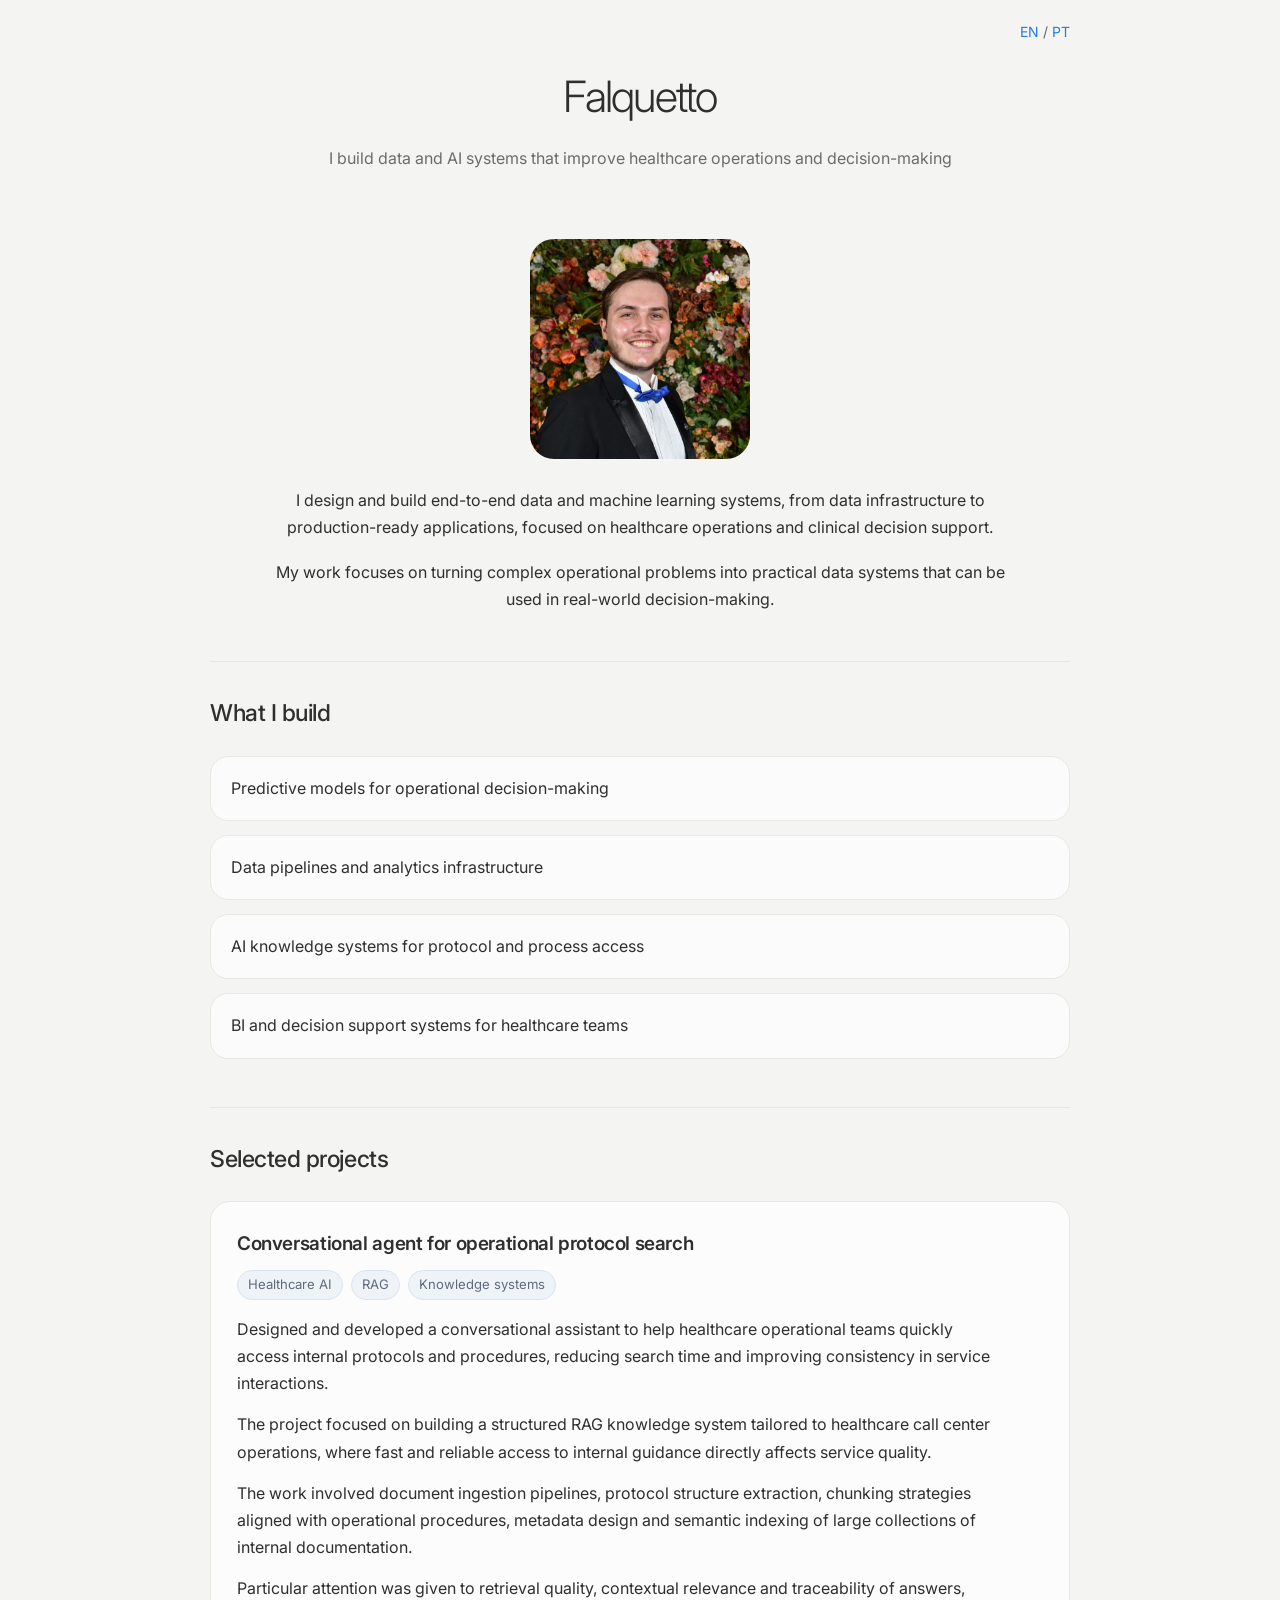
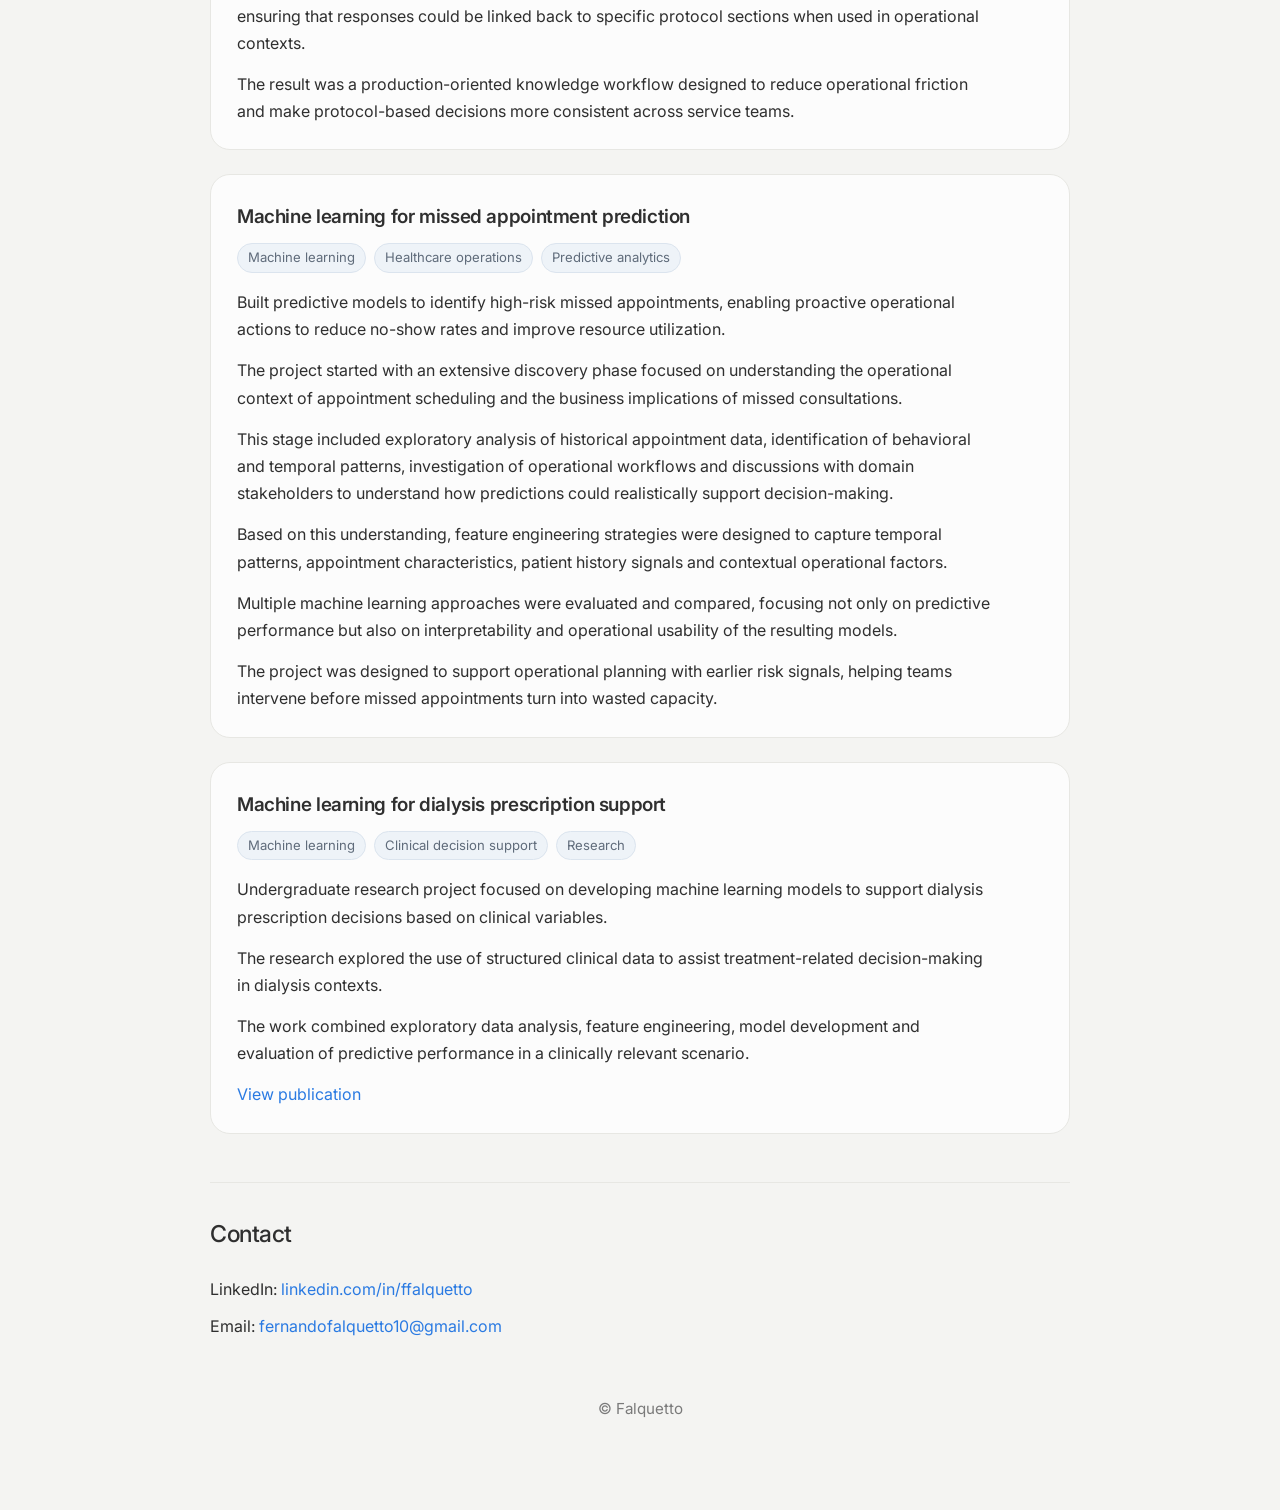
<file: index.html>
<!DOCTYPE html>
<html lang="en">

<head>

<meta charset="UTF-8">
<meta name="viewport" content="width=device-width, initial-scale=1.0">

<title>Falquetto</title>

<link rel="stylesheet" href="style.css">

</head>

<body>

<div class="container">

<div class="lang-switch">
<a href="index.html">EN</a> / <a href="pt.html">PT</a>
</div>

<header>

<h1>Falquetto</h1>

<div class="subtitle">
I build data and AI systems that improve healthcare operations and decision-making
</div>

</header>

<section class="intro">

<img src="assets/foto.jpg" class="profile">

<p>
I design and build end-to-end data and machine learning systems, from data infrastructure to production-ready applications, focused on healthcare operations and clinical decision support.
</p>

<p>
My work focuses on turning complex operational problems into practical data systems that can be used in real-world decision-making.
</p>

</section>



<section>

<h2>What I build</h2>

<ul class="card-list">

<li>Predictive models for operational decision-making</li>
<li>Data pipelines and analytics infrastructure</li>
<li>AI knowledge systems for protocol and process access</li>
<li>BI and decision support systems for healthcare teams</li>

</ul>

</section>



<section>

<h2>Selected projects</h2>

<ul class="project-list">

<li>

<div class="project-title">
Conversational agent for operational protocol search
</div>

<div class="project-tags">
<span>Healthcare AI</span>
<span>RAG</span>
<span>Knowledge systems</span>
</div>

<p>
Designed and developed a conversational assistant to help healthcare operational teams quickly access internal protocols and procedures, reducing search time and improving consistency in service interactions.
</p>

<p>
The project focused on building a structured RAG knowledge system tailored to healthcare call center operations, where fast and reliable access to internal guidance directly affects service quality.
</p>

<p>
The work involved document ingestion pipelines, protocol structure extraction, chunking strategies aligned with operational procedures, metadata design and semantic indexing of large collections of internal documentation.
</p>

<p>
Particular attention was given to retrieval quality, contextual relevance and traceability of answers, ensuring that responses could be linked back to specific protocol sections when used in operational contexts.
</p>

<p>
The result was a production-oriented knowledge workflow designed to reduce operational friction and make protocol-based decisions more consistent across service teams.
</p>

</li>



<li>

<div class="project-title">
Machine learning for missed appointment prediction
</div>

<div class="project-tags">
<span>Machine learning</span>
<span>Healthcare operations</span>
<span>Predictive analytics</span>
</div>

<p>
Built predictive models to identify high-risk missed appointments, enabling proactive operational actions to reduce no-show rates and improve resource utilization.
</p>

<p>
The project started with an extensive discovery phase focused on understanding the operational context of appointment scheduling and the business implications of missed consultations.
</p>

<p>
This stage included exploratory analysis of historical appointment data, identification of behavioral and temporal patterns, investigation of operational workflows and discussions with domain stakeholders to understand how predictions could realistically support decision-making.
</p>

<p>
Based on this understanding, feature engineering strategies were designed to capture temporal patterns, appointment characteristics, patient history signals and contextual operational factors.
</p>

<p>
Multiple machine learning approaches were evaluated and compared, focusing not only on predictive performance but also on interpretability and operational usability of the resulting models.
</p>

<p>
The project was designed to support operational planning with earlier risk signals, helping teams intervene before missed appointments turn into wasted capacity.
</p>

</li>



<li>

<div class="project-title">
Machine learning for dialysis prescription support
</div>

<div class="project-tags">
<span>Machine learning</span>
<span>Clinical decision support</span>
<span>Research</span>
</div>

<p>
Undergraduate research project focused on developing machine learning models to support dialysis prescription decisions based on clinical variables.
</p>

<p>
The research explored the use of structured clinical data to assist treatment-related decision-making in dialysis contexts.
</p>

<p>
The work combined exploratory data analysis, feature engineering, model development and evaluation of predictive performance in a clinically relevant scenario.
</p>

<p>
<a href="https://sol.sbc.org.br/index.php/wesaac/article/view/33469" target="_blank">
View publication
</a>
</p>

</li>

</ul>

</section>



<section>

<h2>Contact</h2>

<ul class="contact-list">

<li>
LinkedIn:
<a href="https://www.linkedin.com/in/ffalquetto/" target="_blank">
linkedin.com/in/ffalquetto
</a>
</li>

<li>
Email:
<a href="mailto:fernandofalquetto10@gmail.com">
fernandofalquetto10@gmail.com
</a>
</li>

</ul>

</section>



<footer>

<p>
© Falquetto
</p>

</footer>

</div>

</body>

</html>
</file>
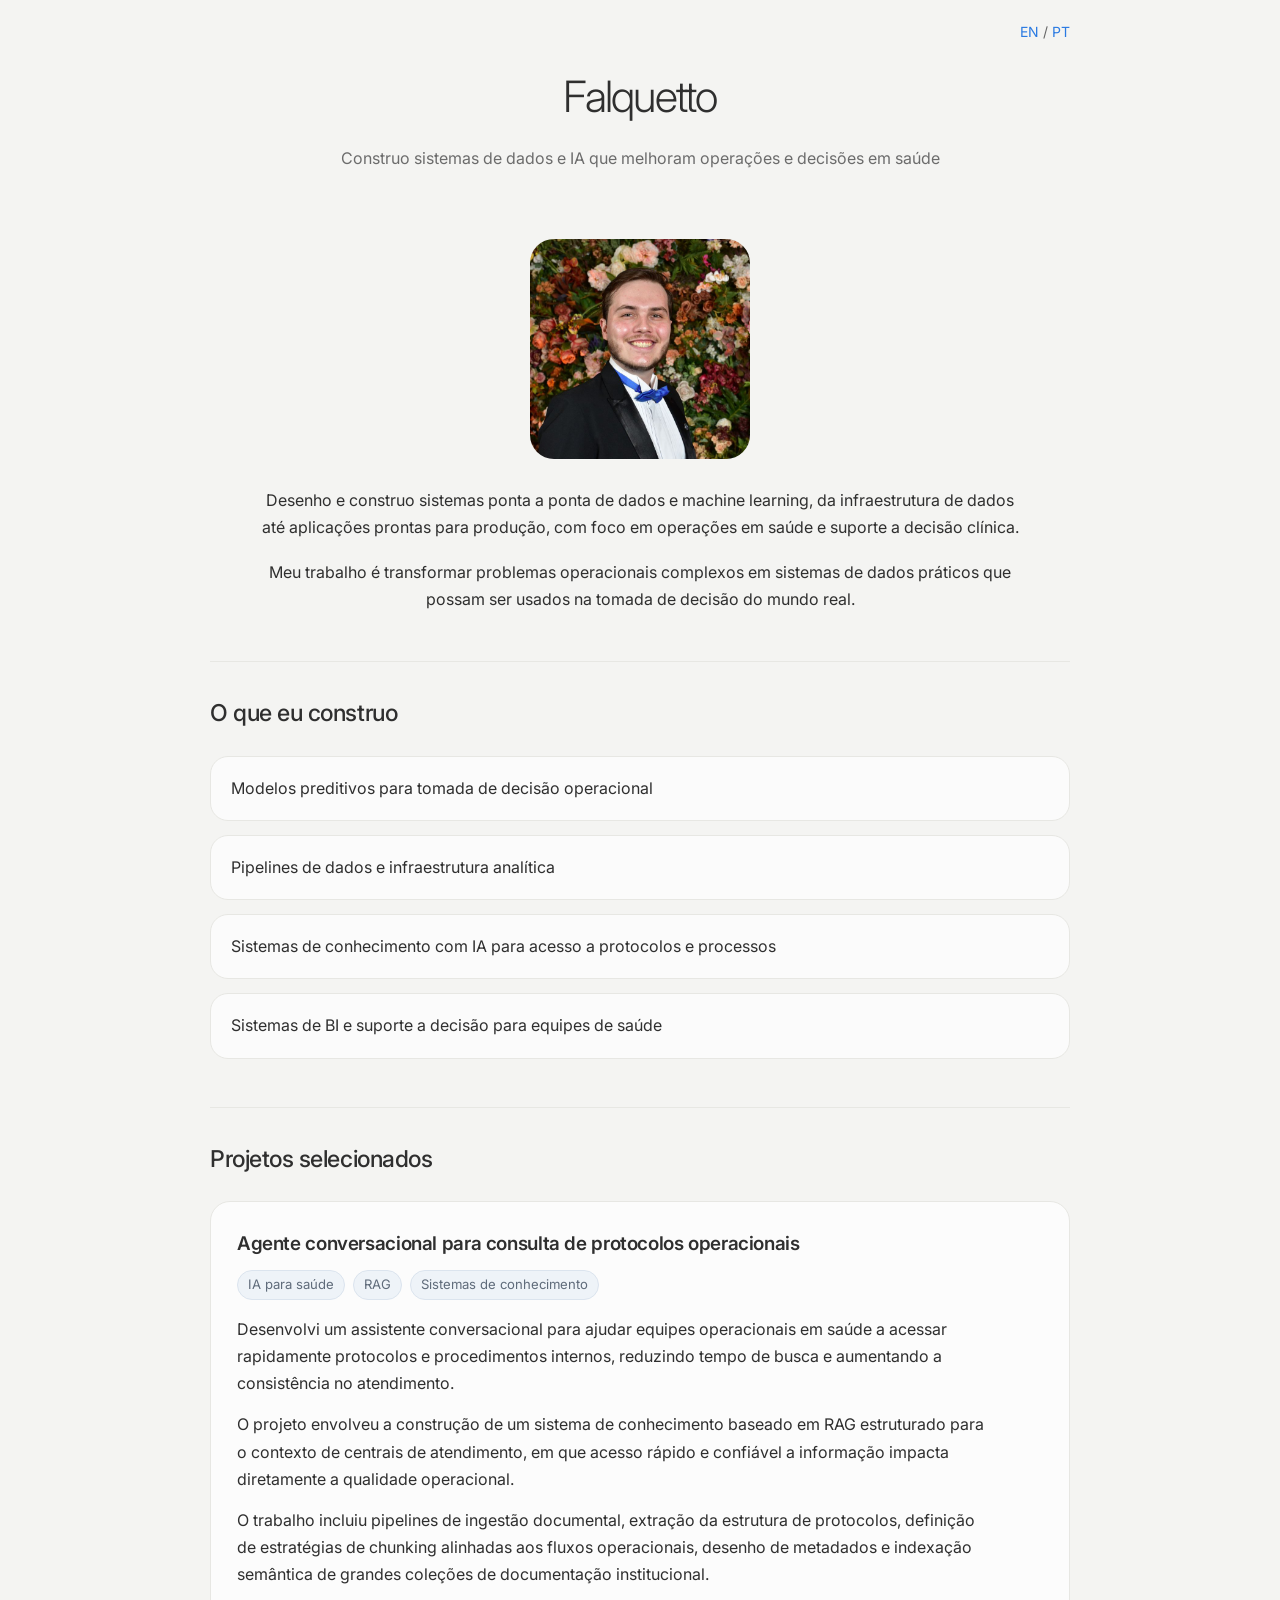
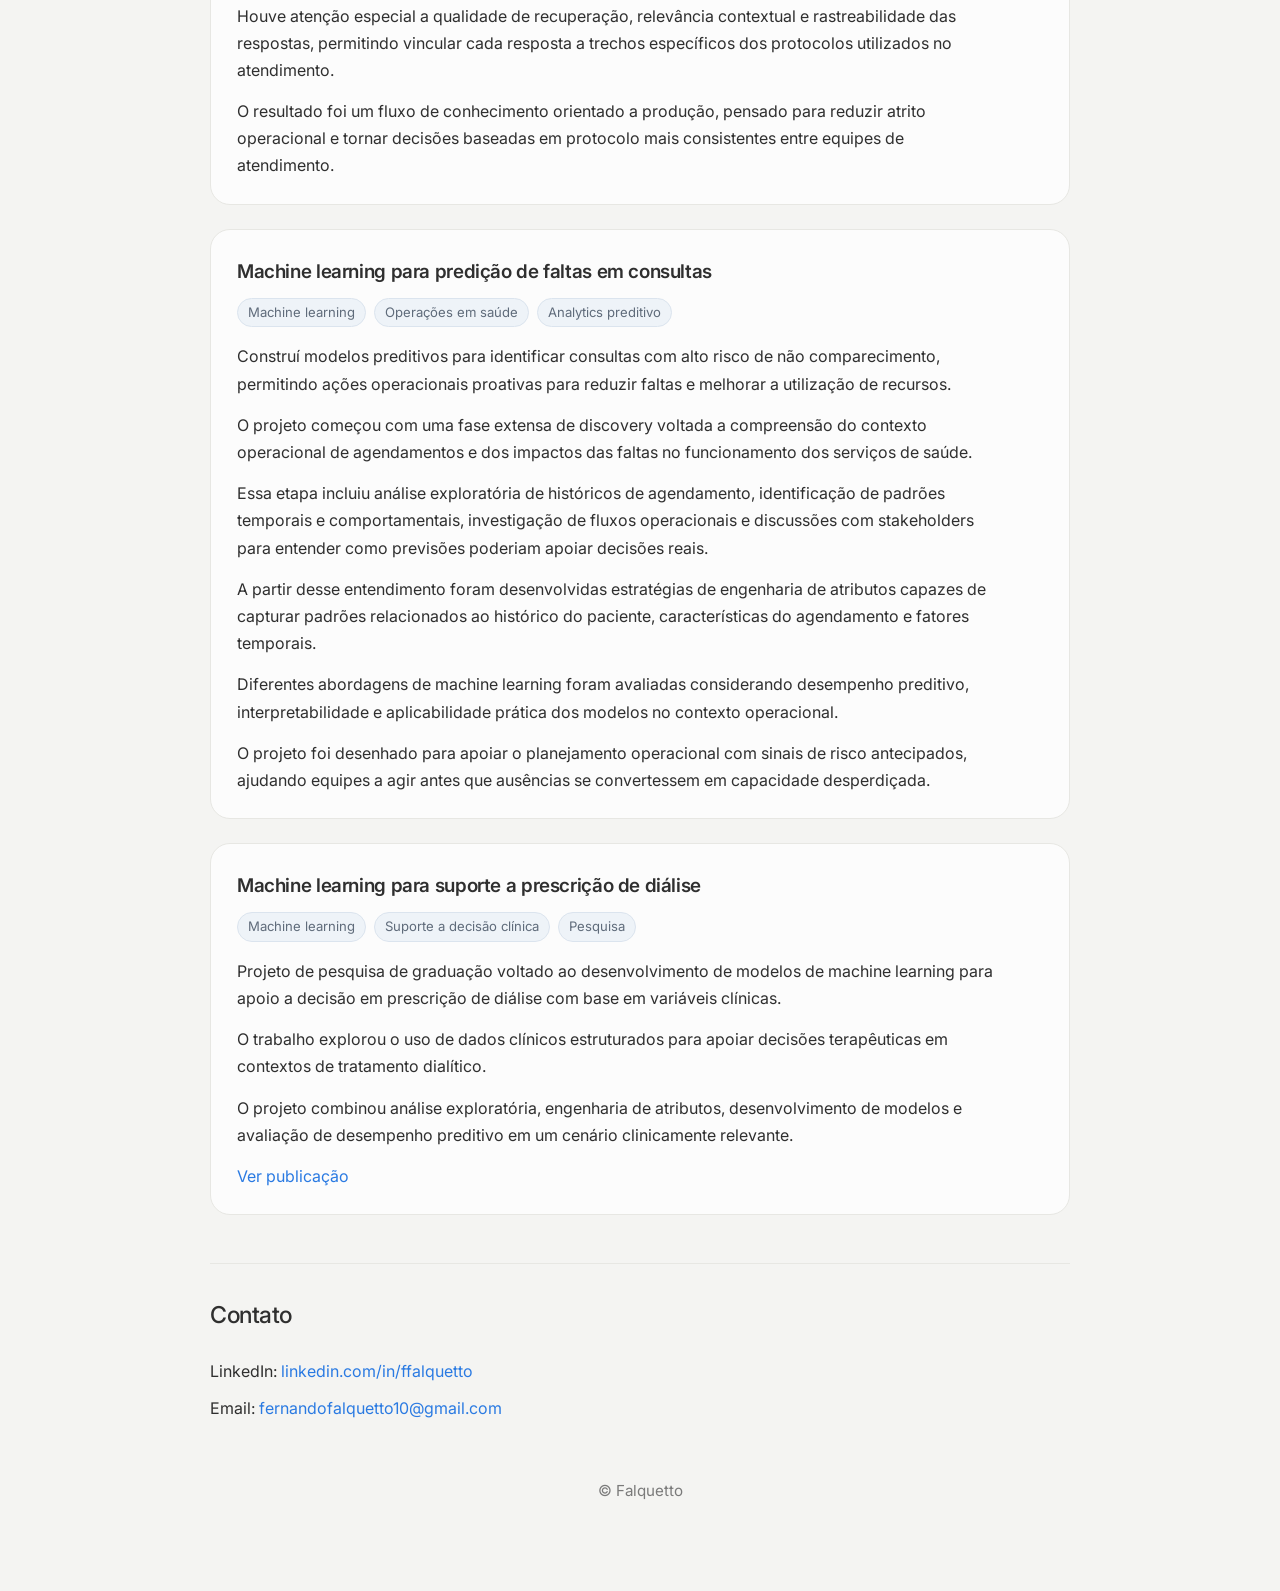
<file: pt.html>
<!DOCTYPE html>
<html lang="pt">

<head>

<meta charset="UTF-8">
<meta name="viewport" content="width=device-width, initial-scale=1.0">

<title>Falquetto</title>

<link rel="stylesheet" href="style.css">

</head>

<body>

<div class="container">

<div class="lang-switch">
<a href="index.html">EN</a> / <a href="pt.html">PT</a>
</div>

<header>

<h1>Falquetto</h1>

<div class="subtitle">
Construo sistemas de dados e IA que melhoram operações e decisões em saúde
</div>

</header>

<section class="intro">

<img src="assets/foto.jpg" class="profile">

<p>
Desenho e construo sistemas ponta a ponta de dados e machine learning, da infraestrutura de dados até aplicações prontas para produção, com foco em operações em saúde e suporte a decisão clínica.
</p>

<p>
Meu trabalho é transformar problemas operacionais complexos em sistemas de dados práticos que possam ser usados na tomada de decisão do mundo real.
</p>

</section>



<section>

<h2>O que eu construo</h2>

<ul class="card-list">

<li>Modelos preditivos para tomada de decisão operacional</li>
<li>Pipelines de dados e infraestrutura analítica</li>
<li>Sistemas de conhecimento com IA para acesso a protocolos e processos</li>
<li>Sistemas de BI e suporte a decisão para equipes de saúde</li>

</ul>

</section>



<section>

<h2>Projetos selecionados</h2>

<ul class="project-list">

<li>

<div class="project-title">
Agente conversacional para consulta de protocolos operacionais
</div>

<div class="project-tags">
<span>IA para saúde</span>
<span>RAG</span>
<span>Sistemas de conhecimento</span>
</div>

<p>
Desenvolvi um assistente conversacional para ajudar equipes operacionais em saúde a acessar rapidamente protocolos e procedimentos internos, reduzindo tempo de busca e aumentando a consistência no atendimento.
</p>

<p>
O projeto envolveu a construção de um sistema de conhecimento baseado em RAG estruturado para o contexto de centrais de atendimento, em que acesso rápido e confiável a informação impacta diretamente a qualidade operacional.
</p>

<p>
O trabalho incluiu pipelines de ingestão documental, extração da estrutura de protocolos, definição de estratégias de chunking alinhadas aos fluxos operacionais, desenho de metadados e indexação semântica de grandes coleções de documentação institucional.
</p>

<p>
Houve atenção especial a qualidade de recuperação, relevância contextual e rastreabilidade das respostas, permitindo vincular cada resposta a trechos específicos dos protocolos utilizados no atendimento.
</p>

<p>
O resultado foi um fluxo de conhecimento orientado a produção, pensado para reduzir atrito operacional e tornar decisões baseadas em protocolo mais consistentes entre equipes de atendimento.
</p>

</li>



<li>

<div class="project-title">
Machine learning para predição de faltas em consultas
</div>

<div class="project-tags">
<span>Machine learning</span>
<span>Operações em saúde</span>
<span>Analytics preditivo</span>
</div>

<p>
Construí modelos preditivos para identificar consultas com alto risco de não comparecimento, permitindo ações operacionais proativas para reduzir faltas e melhorar a utilização de recursos.
</p>

<p>
O projeto começou com uma fase extensa de discovery voltada a compreensão do contexto operacional de agendamentos e dos impactos das faltas no funcionamento dos serviços de saúde.
</p>

<p>
Essa etapa incluiu análise exploratória de históricos de agendamento, identificação de padrões temporais e comportamentais, investigação de fluxos operacionais e discussões com stakeholders para entender como previsões poderiam apoiar decisões reais.
</p>

<p>
A partir desse entendimento foram desenvolvidas estratégias de engenharia de atributos capazes de capturar padrões relacionados ao histórico do paciente, características do agendamento e fatores temporais.
</p>

<p>
Diferentes abordagens de machine learning foram avaliadas considerando desempenho preditivo, interpretabilidade e aplicabilidade prática dos modelos no contexto operacional.
</p>

<p>
O projeto foi desenhado para apoiar o planejamento operacional com sinais de risco antecipados, ajudando equipes a agir antes que ausências se convertessem em capacidade desperdiçada.
</p>

</li>



<li>

<div class="project-title">
Machine learning para suporte a prescrição de diálise
</div>

<div class="project-tags">
<span>Machine learning</span>
<span>Suporte a decisão clínica</span>
<span>Pesquisa</span>
</div>

<p>
Projeto de pesquisa de graduação voltado ao desenvolvimento de modelos de machine learning para apoio a decisão em prescrição de diálise com base em variáveis clínicas.
</p>

<p>
O trabalho explorou o uso de dados clínicos estruturados para apoiar decisões terapêuticas em contextos de tratamento dialítico.
</p>

<p>
O projeto combinou análise exploratória, engenharia de atributos, desenvolvimento de modelos e avaliação de desempenho preditivo em um cenário clinicamente relevante.
</p>

<p>
<a href="https://sol.sbc.org.br/index.php/wesaac/article/view/33469" target="_blank">
Ver publicação
</a>
</p>

</li>

</ul>

</section>



<section>

<h2>Contato</h2>

<ul class="contact-list">

<li>
LinkedIn:
<a href="https://www.linkedin.com/in/ffalquetto/" target="_blank">
linkedin.com/in/ffalquetto
</a>
</li>

<li>
Email:
<a href="mailto:fernandofalquetto10@gmail.com">
fernandofalquetto10@gmail.com
</a>
</li>

</ul>

</section>



<footer>

<p>
© Falquetto
</p>

</footer>

</div>

</body>

</html>
</file>
<file: style.css>
@import url('https://fonts.googleapis.com/css2?family=Inter:wght@300;400;500;600&display=swap');

body {

  margin: 0;
  font-family: "Inter", -apple-system, BlinkMacSystemFont, "Segoe UI", Roboto, Helvetica, Arial, sans-serif;
  background: #f4f4f2;
  color: #2f2f2f;
  line-height: 1.7;

}

.container {

  max-width: 860px;
  margin: auto;
  padding: 60px 30px 72px;
  position: relative;

}

.lang-switch {

  position: absolute;
  top: 20px;
  right: 30px;
  font-size: 14px;
  color: #666;

}

.lang-switch a {

  text-decoration: none;
  color: #2a7ae2;

}

.lang-switch a:hover {

  text-decoration: underline;

}

header {

  text-align: center;
  margin-bottom: 56px;

}

h1 {

  margin: 0;
  font-size: 2.7rem;
  font-weight: 300;
  letter-spacing: -0.04em;

}

.subtitle {

  margin-top: 12px;
  color: #6c6c6c;
  font-size: 1rem;

}

section {

  margin-bottom: 48px;
  padding-top: 10px;

}

section + section {

  border-top: 1px solid #e7e7e3;
  padding-top: 32px;

}

h2 {

  margin: 0 0 22px;
  font-size: 1.45rem;
  font-weight: 500;
  letter-spacing: -0.02em;

}

.intro {

  text-align: center;

}

.intro p {

  max-width: 760px;
  margin: auto;
  margin-bottom: 18px;

}

.profile {

  width: 220px;
  max-width: 100%;
  border-radius: 24px;
  display: block;
  margin: auto;
  margin-bottom: 28px;

}

/* lists */

.card-list,
.contact-list {

  list-style: none;
  padding: 0;
  margin: 0;

}

/* project cards */

.project-list {

  list-style: none;
  padding: 0;
  margin: 0;

}

.project-list li {

  background: rgba(255,255,255,0.75);
  border: 1px solid #e7e7e3;
  border-radius: 20px;
  padding: 26px 26px 24px;
  margin-bottom: 24px;

}

.project-title {

  font-size: 1.18rem;
  font-weight: 600;
  margin-bottom: 10px;
  letter-spacing: -0.02em;

}

/* stack tags */

.project-tags {

  display: flex;
  flex-wrap: wrap;
  gap: 8px;
  margin-bottom: 16px;

}

.project-tags span {

  font-size: 0.82rem;
  color: #5f6b7a;
  background: #eef3f8;
  border: 1px solid #dbe4ee;
  border-radius: 999px;
  padding: 6px 10px;
  line-height: 1.2;

}

.project-list p {

  margin: 0 0 14px;
  max-width: 760px;

}

.project-list p:last-child {

  margin-bottom: 0;

}

/* services cards */

.card-list li {

  background: rgba(255,255,255,0.7);
  border: 1px solid #e7e7e3;
  border-radius: 18px;
  padding: 18px 20px;
  margin-bottom: 14px;

}

/* contact */

.contact-list li {

  margin-bottom: 10px;

}

b {

  font-weight: 600;

}

a {

  color: #2a7ae2;
  text-decoration: none;

}

a:hover {

  text-decoration: underline;

}

footer {

  margin-top: 56px;
  text-align: center;
  color: #7a7a7a;
  font-size: 0.95rem;

}

/* mobile */

@media (max-width: 640px) {

  .container {

    padding: 40px 20px 56px;

  }

  h1 {

    font-size: 2.1rem;

  }

  .profile {

    width: 180px;

  }

  .lang-switch {

    right: 20px;
    top: 16px;

  }

  section + section {

    padding-top: 24px;

  }

}
</file>
